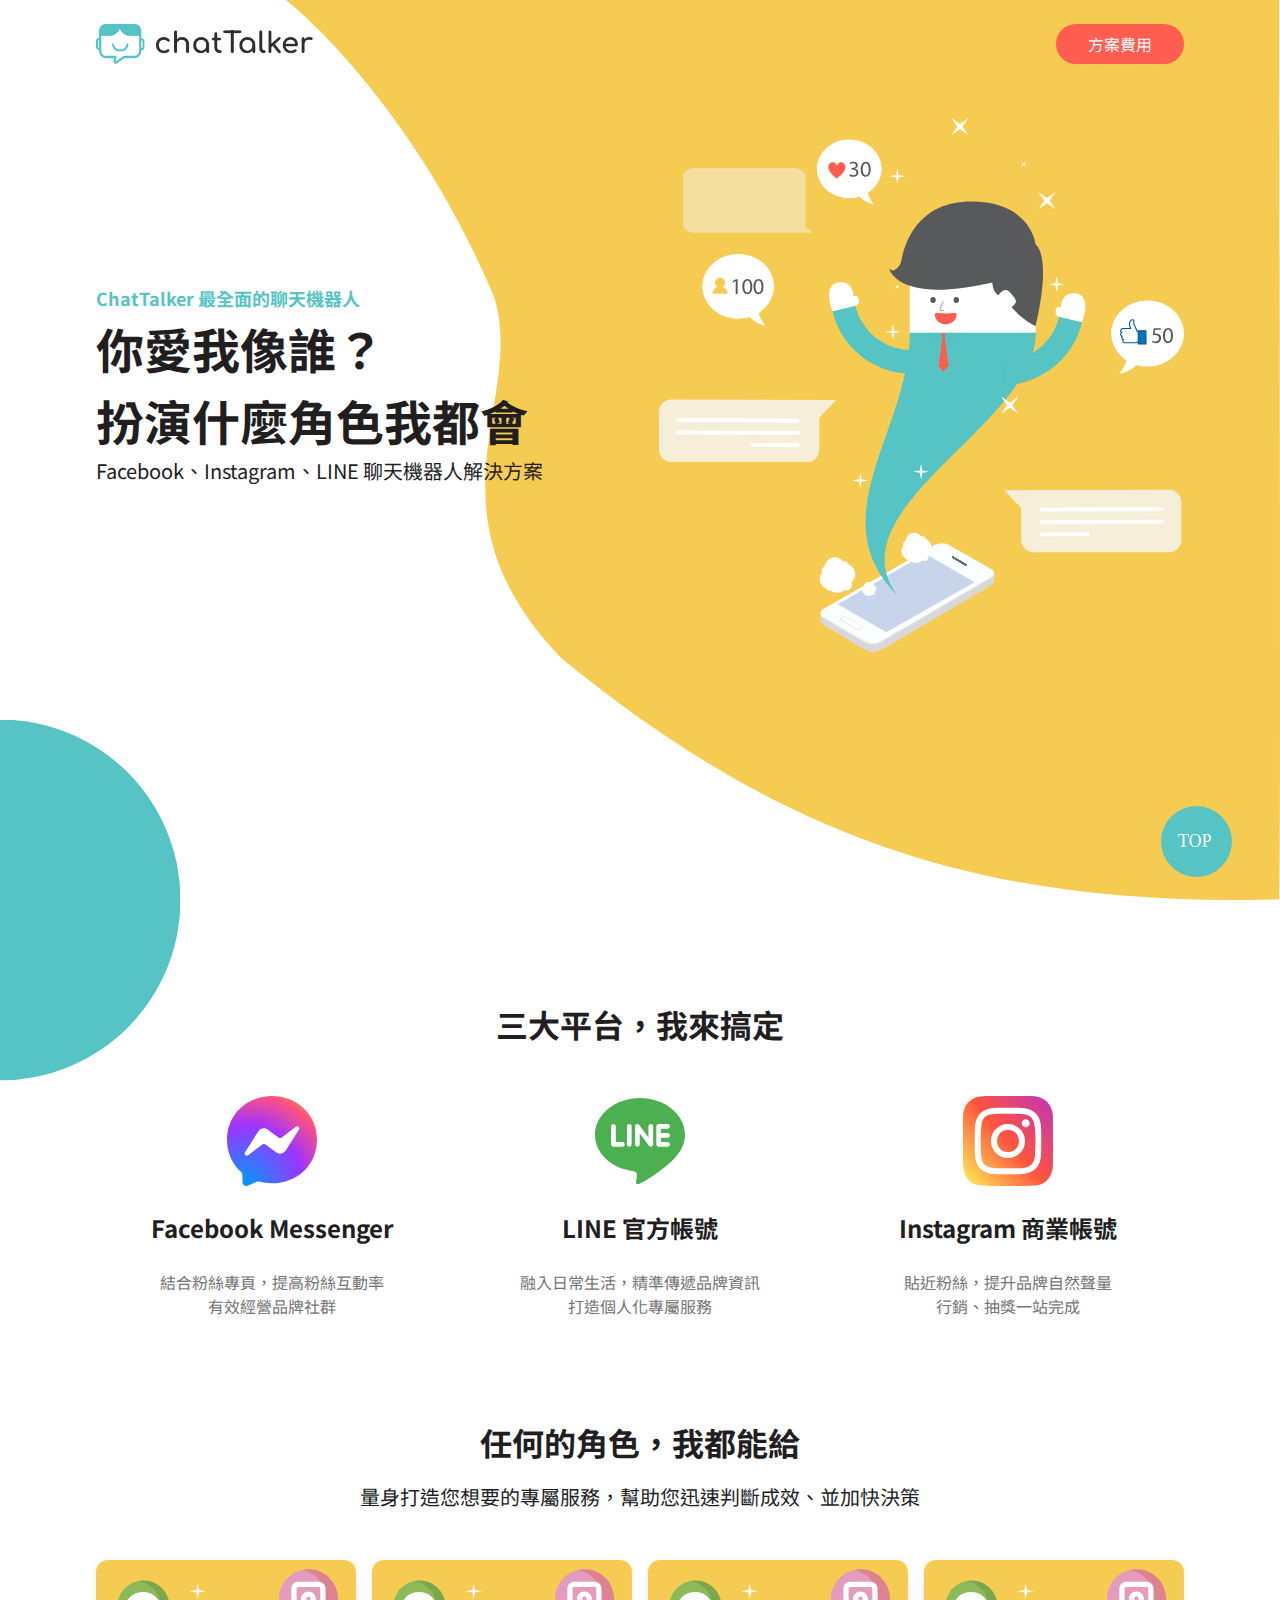
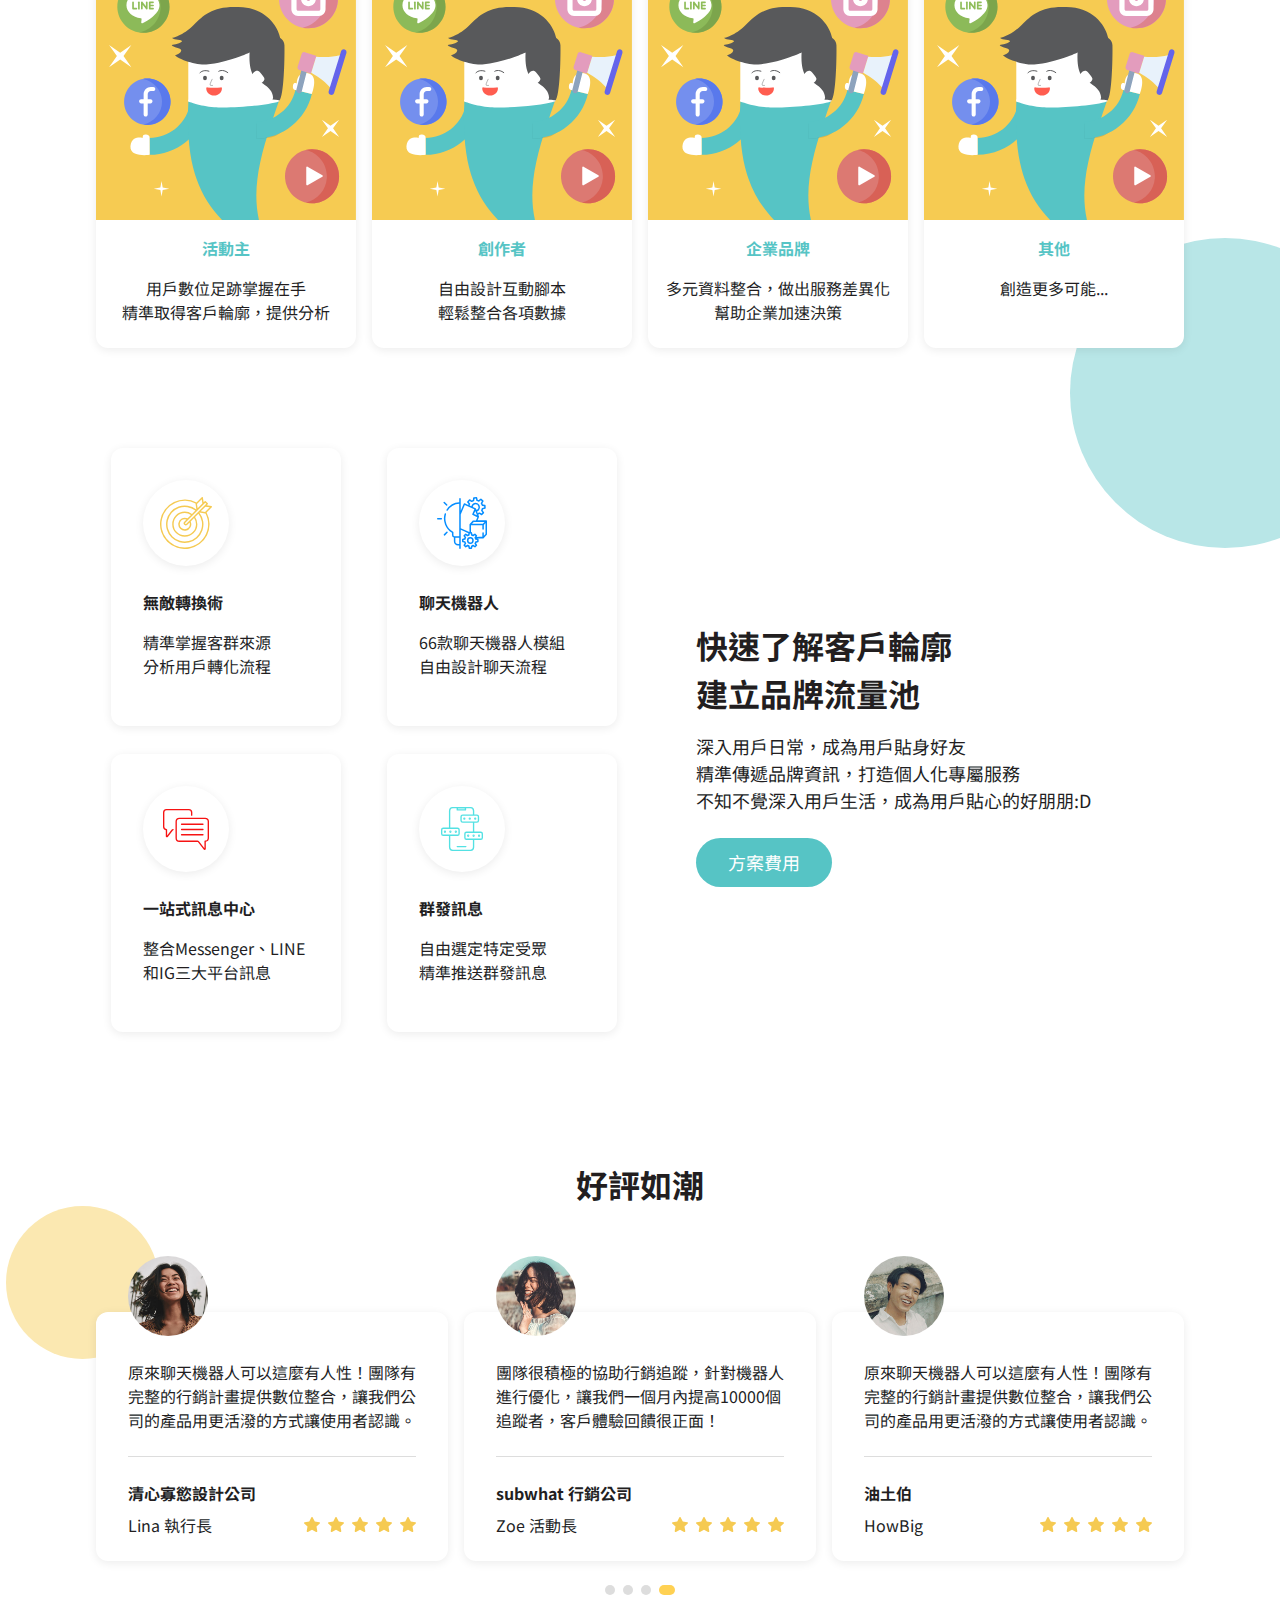
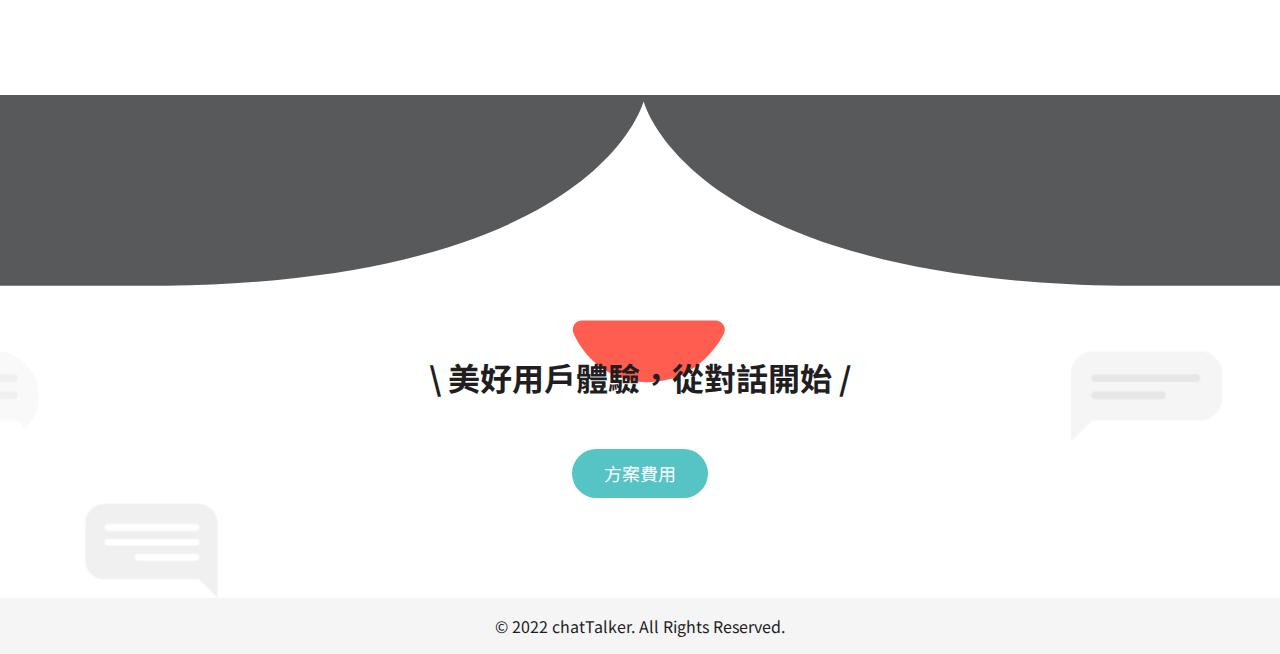
<file: index.html>
<!DOCTYPE html>
<html lang="zh_TW">
<head>
    <meta charset="UTF-8">
    <meta http-equiv="X-UA-Compatible" content="IE=edge">
    <meta name="viewport" content="width=device-width, initial-scale=1.0">
    <title>chatTalker AI 機器人</title>
    <link rel="stylesheet" href="css/all.css">
</head>
<body>
    <header class="relative h-screen mb-100 mb-md-60">
        <div class="header py-5 py-md-2">
            <div class="header-wrap container">
                <a class="logo" href="index.html"><img src="images/logo.png" alt="logo"></a>
                <a href="program.html" class="btn btn-red">方案費用</a>
            </div>
        </div>
        <div class="banner container">
            <div class="mb-md-6">
                <p class="fz-3 fz-md-2 text-primary font-bold">ChatTalker 最全面的聊天機器人</p>
                <h1 class="fz-7 fz-md-6 font-bold">你愛我像誰？<br>扮演什麼角色我都會</h1>
                <p class="fz-4 fz-md-2">Facebook、Instagram、LINE 聊天機器人解決方案</p>
            </div>
            <div class="relative">
                <img class="home" src="images/home.svg" alt="home">
                <img class="bg-home-sm absolute hidden block-md" src="images/bg_home_sm.svg" alt="bg_home_sm">
            </div>
        </div>
        <img class="bg_home absolute block hidden-md" src="images/bg_home.svg" alt="bg_home">
        <img class="bg-ball-blue absolute" src="images/ball01.svg" alt="ball">
    </header>
    <main>
        <section class="container mb-100 mb-md-60">
            <h2 class="fz-6 fz-md-5-5 font-bold text-center">三大平台，我來搞定</h2>
            <ul class="platform row mt-7">
                <li class="col-4 col-md-12">
                    <img class="platform-img mx-auto" src="images/messenger.svg" alt="messenger">
                    <h3 class="fz-5 mt-5 font-bold text-center">Facebook Messenger</h3>
                    <p class="mt-5 text-gray text-center">結合粉絲專頁，提高粉絲互動率<br>有效經營品牌社群</p>
                </li>
                <li class="col-4 col-md-12">
                    <img class="platform-img mx-auto" src="images/line.svg" alt="line">
                    <h3 class="fz-5 mt-5 font-bold text-center">LINE 官方帳號</h3>
                    <p class="mt-5 text-gray text-center">融入日常生活，精準傳遞品牌資訊<br>打造個人化專屬服務</p>
                </li>
                <li class="col-4 col-md-12">
                    <img class="platform-img mx-auto" src="images/instagram.svg" alt="instagram">
                    <h3 class="fz-5 mt-5 font-bold text-center">Instagram 商業帳號</h3>
                    <p class="mt-5 text-gray text-center">貼近粉絲，提升品牌自然聲量<br>行銷、抽獎一站完成</p>
                </li>
            </ul>
        </section>
        <section class=" mb-100 mb-md-60 relative">
            <div class="bg-ball-lightblue absolute"></div>
            <div class="container">
                <h2 class="fz-6 fz-md-5-5 text-center font-bold">任何的角色，我都能給</h2>
                <p class="fz-4 text-center mt-2">量身打造您想要的專屬服務，幫助您迅速判斷成效、並加快決策</p>
                <ul class="row role mt-7 mt-md-6 flex-nowrap flex-md-wrap">
                    <li class="role-wrap mx-1 mb-md-5 col-3 shadow rounded overflow-hidden">
                        <img src="images/ch01.svg" alt="role">
                        <div class="px-2 pb-5 text-center">
                            <h3 class="text-primary font-bold mt-2">活動主</h3>
                            <p class="mt-2">用戶數位足跡掌握在手<br>精準取得客戶輪廓，提供分析</p>
                        </div>
                    </li>
                    <li class="role-wrap mx-1 mb-md-5 col-3 shadow rounded overflow-hidden">
                        <img src="images/ch01.svg" alt="role">
                        <div class="px-2 pb-5 text-center">
                            <h3 class="text-primary font-bold mt-2">創作者</h3>
                            <p class="mt-2">自由設計互動腳本<br>輕鬆整合各項數據</p>
                        </div>
                    </li>
                    <li class="role-wrap mx-1 mb-md-5 col-3 shadow rounded overflow-hidden">
                        <img src="images/ch01.svg" alt="role">
                        <div class="px-2 pb-5 text-center">
                            <h3 class="text-primary font-bold mt-2">企業品牌</h3>
                            <p class="mt-2">多元資料整合，做出服務差異化<br>幫助企業加速決策</p>
                        </div>
                    </li>
                    <li class="role-wrap mx-1 mb-md-5 col-3 shadow rounded overflow-hidden">
                        <img src="images/ch01.svg" alt="role">
                        <div class="px-2 pb-5 text-center">
                            <h3 class="text-primary font-bold mt-2">其他</h3>
                            <p class="mt-2">創造更多可能...</p>
                        </div>
                    </li>
                </ul>
            </div>
        </section>
        <section class="container mb-100 mb-md-60">
            <div class="brand row column-md-reverse">
                <div class="col-6 col-md-12">
                    <ul class="brand-wrap row m-0 mt-md-6">
                        <li class="brand-card shadow rounded col-6 col-md-12 p-6 pb-7">
                            <div class="bg-circle shadow">
                                <img src="images/icon01.svg" alt="icon">
                            </div>
                            <h3 class="mt-5 font-bold">無敵轉換術</h3>
                            <p class="mt-2">精準掌握客群來源<br>分析用戶轉化流程</p>
                        </li>
                        <li class="brand-card shadow rounded col-6 col-md-12 p-6 pb-7">
                            <div class="bg-circle shadow">
                                <img src="images/icon02.svg" alt="icon">
                            </div>
                            <h3 class="mt-5 font-bold">聊天機器人</h3>
                            <p class="mt-2">66款聊天機器人模組<br>自由設計聊天流程</p>
                        </li>
                        <li class="brand-card shadow rounded col-6 col-md-12 p-6 pb-7">
                            <div class="bg-circle shadow">
                                <img src="images/icon03.svg" alt="icon">
                            </div>
                            <h3 class="mt-5 font-bold">一站式訊息中心</h3>
                            <p class="mt-2">整合Messenger、LINE<br>和IG三大平台訊息</p>
                        </li>
                        <li class="brand-card shadow rounded col-6 col-md-12 p-6 pb-7">
                            <div class="bg-circle shadow">
                                <img src="images/icon04.svg" alt="icon">
                            </div>
                            <h3 class="mt-5 font-bold">群發訊息</h3>
                            <p class="mt-2">自由選定特定受眾<br>精準推送群發訊息</p>
                        </li>
                    </ul>
                </div>
                <div class="brand-text col-6 col-md-12 pl-8 p-md-0 text-md-center">
                    <h2 class="fz-6 fz-md-5-5 font-bold">快速了解客戶輪廓<br>建立品牌流量池</h2>
                    <p class="fz-3 fz-md-2 mt-2">深入用戶日常，成為用戶貼身好友<br>精準傳遞品牌資訊，打造個人化專屬服務<br>不知不覺深入用戶生活，成為用戶貼心的好朋朋:D</p>
                    <a href="program.html" class="btn btn-blue mt-5">方案費用</a>
                </div>
            </div>
        </section>
        <section class="container mb-100 mb-md-60 relative">
            <img class="bg-ball-yellow absolute" src="images/ball03.svg" alt="ball">
            <h2 class="fz-6 fz-md-5-5 text-center font-bold">好評如潮</h2>
            <ul class="row mt-7 mt-md-6">
                <li class="col-4 col-md-12 px-1">
                    <div class="evaluation-card relative shadow rounded mt-8 px-6 pb-5 pt-7">
                        <img class="evaluation-img absolute" src="images/user01.jpg" alt="user">
                        <p>原來聊天機器人可以這麼有人性！團隊有完整的行銷計畫提供數位整合，讓我們公司的產品用更活潑的方式讓使用者認識。</p>
                        <hr class="evaluation-hr my-5">
                        <h3 class="font-bold">清心寡慾設計公司</h3>
                        <span class="mt-1">
                            <p>Lina 執行長</p>
                            <ul>
                                <li><img src="images/icon_star.svg" alt="star"></li>
                                <li><img src="images/icon_star.svg" alt="star"></li>
                                <li><img src="images/icon_star.svg" alt="star"></li>
                                <li><img src="images/icon_star.svg" alt="star"></li>
                                <li><img src="images/icon_star.svg" alt="star"></li>
                            </ul>
                        </span>
                    </div>
                </li>
                <li class="col-4 col-md-12 px-1">
                    <div class="evaluation-card relative shadow rounded mt-8 px-6 pb-5 pt-7">
                        <img class="evaluation-img absolute" src="images/user02.jpg" alt="user">
                        <p>團隊很積極的協助行銷追蹤，針對機器人進行優化，讓我們一個月內提高10000個追蹤者，客戶體驗回饋很正面！</p>
                        <hr class="evaluation-hr my-5">
                        <h3 class="font-bold">subwhat 行銷公司</h3>
                        <span class="mt-1">
                            <p>Zoe 活動長</p>
                            <ul>
                                <li><img src="images/icon_star.svg" alt="star"></li>
                                <li><img src="images/icon_star.svg" alt="star"></li>
                                <li><img src="images/icon_star.svg" alt="star"></li>
                                <li><img src="images/icon_star.svg" alt="star"></li>
                                <li><img src="images/icon_star.svg" alt="star"></li>
                            </ul>
                        </span>
                    </div>
                </li>
                <li class="col-4 col-md-12 px-1">
                    <div class="evaluation-card relative shadow rounded mt-8 px-6 pb-5 pt-7">
                        <img class="evaluation-img absolute" src="images/user03.jpg" alt="user">
                        <p>原來聊天機器人可以這麼有人性！團隊有完整的行銷計畫提供數位整合，讓我們公司的產品用更活潑的方式讓使用者認識。</p>
                        <hr class="evaluation-hr my-5">
                        <h3 class="font-bold">油土伯</h3>
                        <span class="mt-1">
                            <p>HowBig</p>
                            <ul>
                                <li><img src="images/icon_star.svg" alt="star"></li>
                                <li><img src="images/icon_star.svg" alt="star"></li>
                                <li><img src="images/icon_star.svg" alt="star"></li>
                                <li><img src="images/icon_star.svg" alt="star"></li>
                                <li><img src="images/icon_star.svg" alt="star"></li>
                            </ul>
                        </span>
                    </div>
                </li>
            </ul>
            <ul class="pagination mt-5">
                <li class="point"></li>
                <li class="point"></li>
                <li class="point"></li>
                <li class="point active"></li>
            </ul>
        </section>
    </main>
    <footer>
        <div class="footer-plan">
            <h3 class="footer-plan-title">\ 美好用戶體驗，從對話開始 /</h3>
            <a href="program.html" class="btn btn-blue mb-100 mb-md-60 mt-7 mt-md-5">方案費用</a>
        </div>
        <div class="footer">
            <div class="container">
                <p class="text-center py-2">© 2022 chatTalker. All Rights Reserved.</p>
            </div>
        </div>
    </footer>
    <a href="#"><img class="toTop" src="images/top.svg" alt="toTop"></a>
</body>
</html>
</file>
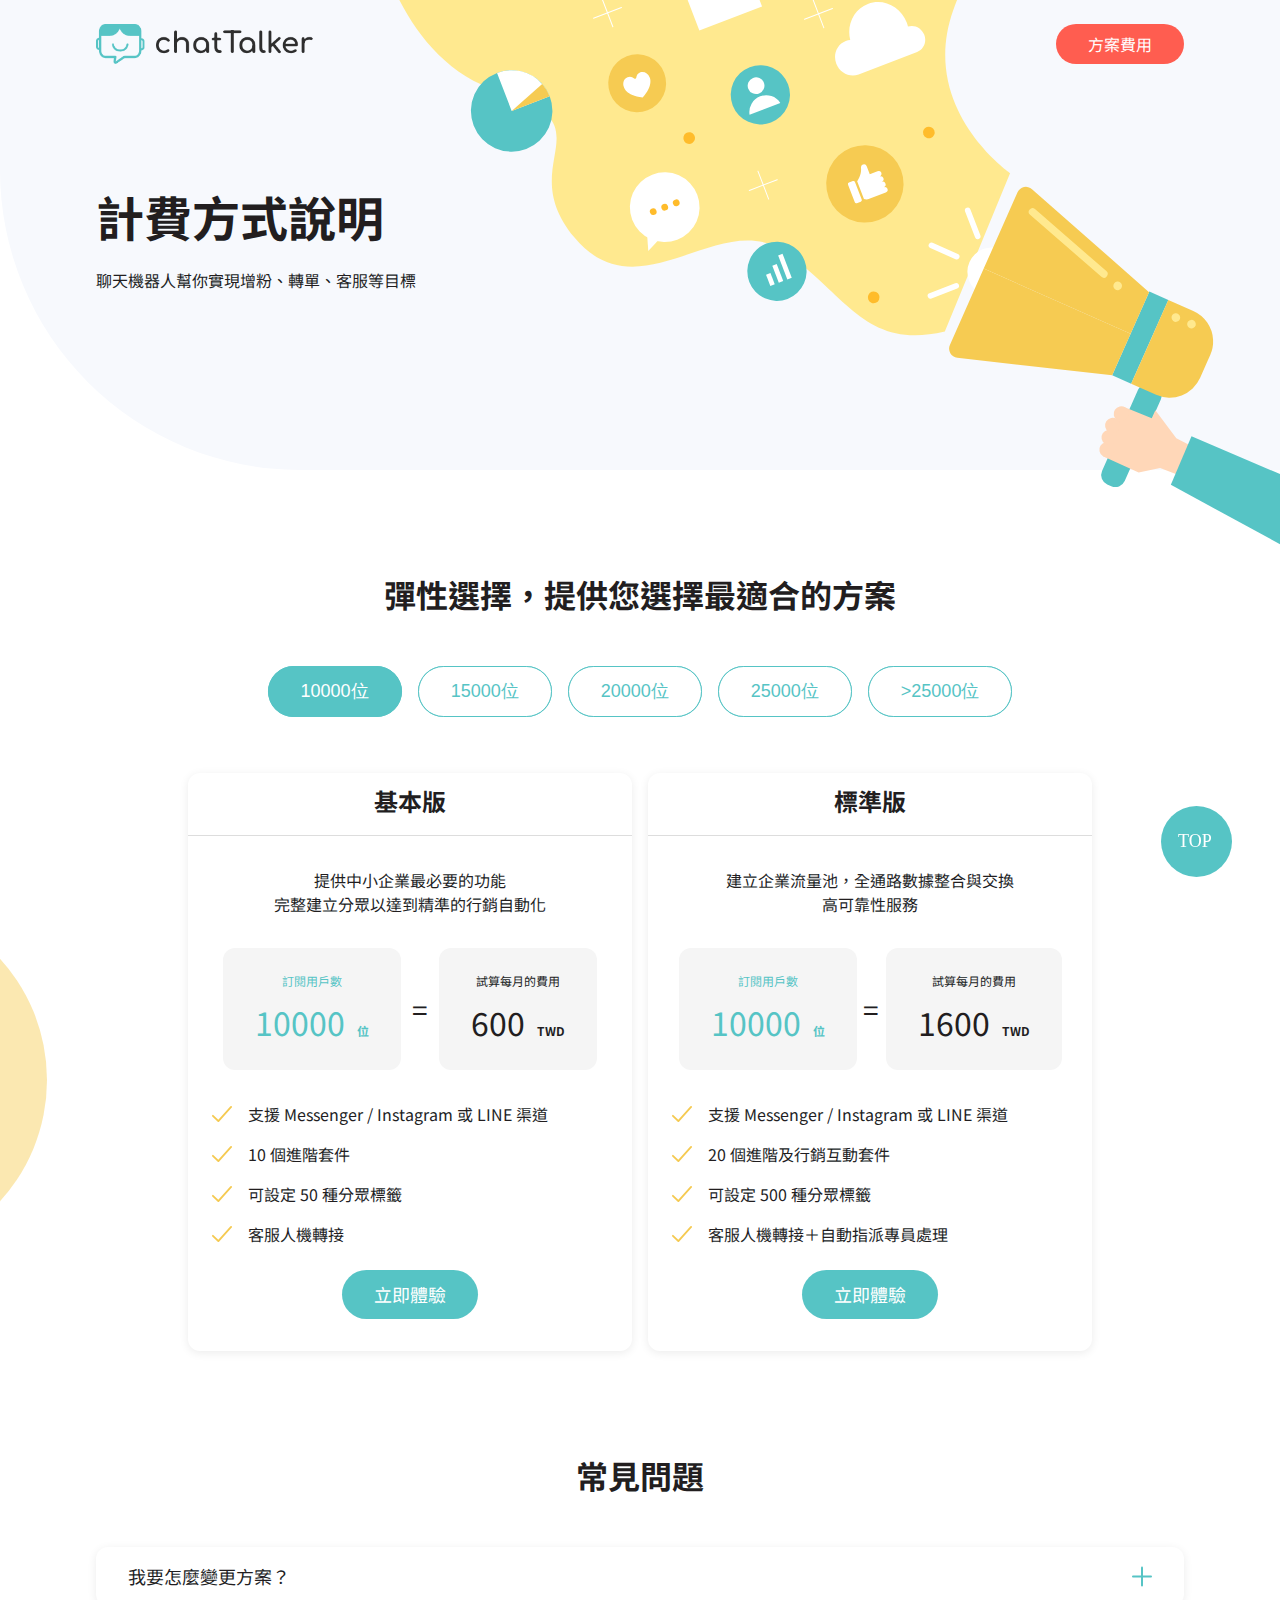
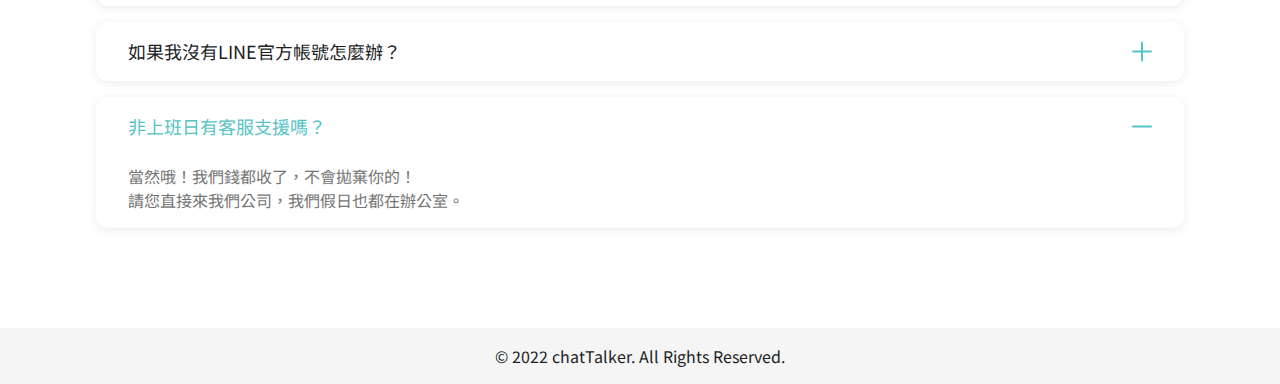
<file: program.html>
<!DOCTYPE html>
<html lang="en">
<head>
    <meta charset="UTF-8">
    <meta http-equiv="X-UA-Compatible" content="IE=edge">
    <meta name="viewport" content="width=device-width, initial-scale=1.0">
    <title>chatTalker AI 機器人 - 方案費用</title>
    <link rel="stylesheet" href="css/all.css">
</head>
<body>
    <header class="program-header relative mb-100 mb-md-60">
        <div class="header py-5 py-md-2">
            <div class="header-wrap container">
                <a class="logo" href="index.html"><img src="images/logo.png" alt="logo"></a>
                <a href="program.html" class="btn btn-red">方案費用</a>
            </div>
        </div>
        <div class="program-banner block hidden-md"></div>
        <div class="program-banner-sm hidden block-md"></div>
        <div class="program-text container">
            <h1 class="fz-7 fz-md-6 font-bold">計費方式說明</h1>
            <p class="mt-2">聊天機器人幫你實現增粉、轉單、客服等目標</p>
        </div>
    </header>
    <main>
        <section class="container mb-100 mb-md-60">
            <div class="program-ball"></div>
            <h2 class="text-center font-bold fz-6 fz-md-5-5">彈性選擇，提供您選擇最適合的方案</h2>
            <ul class="people-count mt-7 mt-md-5">
                <li><button class="btn btn-blue" type="button">10000位</button></li>
                <li><button class="btn btn-outline-blue" type="button">15000位</button></li>
                <li><button class="btn btn-outline-blue" type="button">20000位</button></li>
                <li><button class="btn btn-outline-blue" type="button">25000位</button></li>
                <li><button class="btn btn-outline-blue" type="button">>25000位</button></li>
            </ul>
            <div class="row justify-center mt-8 relative">
                <div class="col-5 col-md-12 px-1">
                    <div class="program-card shadow rounded">
                        <h3 class="program-card-title fz-5 font-bold text-center border-b">基本版</h3>
                        <div class="program-card-body px-5 py-6">
                            <p class="text-center">提供中小企業最必要的功能<br>完整建立分眾以達到精準的行銷自動化</p>
                            <div class="calculate pt-6">
                                <div class="calculate-wrap rounded">
                                    <p class="user text-center text-primary">訂閱用戶數</p>
                                    <p class="text-nowrap">
                                        <span class="text-primary">10000</span>
                                        <sub class="ml-1 text-primary font-bold">位</sub>
                                    </p>
                                </div>
                                <span class="fz-5-5">=</span>
                                <div class="calculate-wrap rounded">
                                    <p class="user text-center">試算每月的費用</p>
                                    <p class="text-nowrap">
                                        <span>600</span>
                                        <sub class="ml-1 font-bold">TWD</sub>
                                    </p>
                                </div>
                            </div>
                            <div class="mb-6 mb-md-5">
                                <ul class="program-info mt-6">
                                    <li>
                                        <img src="images/icon_check.svg" alt="check">
                                        <p class="ml-2">支援 Messenger / Instagram 或 LINE 渠道</p>
                                    </li>
                                    <li>
                                        <img src="images/icon_check.svg" alt="check">
                                        <p class="ml-2">10 個進階套件</p>
                                    </li>
                                    <li>
                                        <img src="images/icon_check.svg" alt="check">
                                        <p class="ml-2">可設定 50 種分眾標籤</p>
                                    </li>
                                    <li>
                                        <img src="images/icon_check.svg" alt="check">
                                        <p class="ml-2">客服人機轉接</p>
                                    </li>
                                </ul>
                            </div>
                            <a href="#" class="btn btn-blue max-w-min-content mx-auto">立即體驗</a>
                        </div>
                    </div>
                </div>
                <div class="col-5 col-md-12 px-1 mt-md-5">
                    <div class="shadow rounded">
                        <h3 class="program-card-title fz-5 font-bold text-center border-b">標準版</h3>
                        <div class="program-card-body px-5 py-6">
                            <p class="text-center">建立企業流量池，全通路數據整合與交換<br>高可靠性服務</p>
                            <div class="calculate pt-6">
                                <div class="calculate-wrap rounded">
                                    <p class="user text-center text-primary">訂閱用戶數</p>
                                    <p class="text-nowrap">
                                        <span class="text-primary">10000</span>
                                        <sub class="ml-1 text-primary font-bold">位</sub>
                                    </p>
                                </div>
                                <span class="fz-5-5">=</span>
                                <div class="calculate-wrap rounded">
                                    <p class="user text-center">試算每月的費用</p>
                                    <p class="text-nowrap">
                                        <span>1600</span>
                                        <sub class="ml-1 font-bold">TWD</sub>
                                    </p>
                                </div>
                            </div>
                            <div class="mb-6 mb-md-5">
                                <ul class="program-info mt-6">
                                    <li>
                                        <img src="images/icon_check.svg" alt="check">
                                        <p class="ml-2">支援 Messenger / Instagram 或 LINE 渠道</p>
                                    </li>
                                    <li>
                                        <img src="images/icon_check.svg" alt="check">
                                        <p class="ml-2">20 個進階及行銷互動套件</p>
                                    </li>
                                    <li>
                                        <img src="images/icon_check.svg" alt="check">
                                        <p class="ml-2">可設定 500 種分眾標籤</p>
                                    </li>
                                    <li>
                                        <img src="images/icon_check.svg" alt="check">
                                        <p class="ml-2">客服人機轉接＋自動指派專員處理</p>
                                    </li>
                                </ul>
                            </div>
                            <a href="#" class="btn btn-blue max-w-min-content mx-auto">立即體驗</a>
                        </div>
                    </div>
                </div>
            </div>
        </section>
        <section class="container mb-100 mb-md-60">
            <h2 class="text-center font-bold fz-6 fz-md-5-5">常見問題</h2>
            <div class="mt-7">
                <div class="shadow rounded px-6 py-2 mb-2">
                    <div class="question-wrap">
                        <h3 class="fz-3">我要怎麼變更方案？</h3>
                        <img src="images/icon_plus.svg" alt="icon plus">
                    </div>
                </div>
                <div class="shadow rounded px-6 py-2 mb-2">
                    <div class="question-wrap">
                        <h3 class="fz-3">如果我沒有LINE官方帳號怎麼辦？</h3>
                        <img src="images/icon_plus.svg" alt="icon plus">
                    </div>
                </div>
                <div class="shadow rounded px-6 py-2">
                    <div class="question-wrap">
                        <h3 class="fz-3 text-primary">非上班日有客服支援嗎？</h3>
                        <img src="images/icon_minus.svg" alt="icon minus">
                    </div>
                    <p class="answer mt-5">當然哦！我們錢都收了，不會拋棄你的！<br>請您直接來我們公司，我們假日也都在辦公室。</p>
                </div>
            </div>
        </section>
    </main>
    <footer>
        <div class="footer">
            <div class="container">
                <p class="text-center py-2">© 2022 chatTalker. All Rights Reserved.</p>
            </div>
        </div>
    </footer>
    <a href="#"><img class="toTop" src="images/top.svg" alt="toTop"></a>
</body>
</html>
</file>
<file: css/all.css>
/* http://meyerweb.com/eric/tools/css/reset/ 
   v2.0 | 20110126
   License: none (public domain)
*/
@import url("https://fonts.googleapis.com/css2?family=Noto+Sans+TC:wght@100;300;400;500;700&display=swap");
html, body, div, span, applet, object, iframe,
h1, h2, h3, h4, h5, h6, p, blockquote, pre,
a, abbr, acronym, address, big, cite, code,
del, dfn, em, img, ins, kbd, q, s, samp,
small, strike, strong, sub, sup, tt, var,
b, u, i, center,
dl, dt, dd, ol, ul, li,
fieldset, form, label, legend,
table, caption, tbody, tfoot, thead, tr, th, td,
article, aside, canvas, details, embed,
figure, figcaption, footer, header, hgroup,
menu, nav, output, ruby, section, summary,
time, mark, audio, video {
  margin: 0;
  padding: 0;
  border: 0;
  font-size: 100%;
  font: inherit;
  vertical-align: baseline;
}

/* HTML5 display-role reset for older browsers */
article, aside, details, figcaption, figure,
footer, header, hgroup, menu, nav, section {
  display: block;
}

body {
  line-height: 1;
}

ol, ul {
  list-style: none;
}

blockquote, q {
  quotes: none;
}

blockquote:before, blockquote:after,
q:before, q:after {
  content: '';
  content: none;
}

table {
  border-collapse: collapse;
  border-spacing: 0;
}

*, *::before, *::after {
  -webkit-box-sizing: border-box;
          box-sizing: border-box;
}

body {
  color: #221E1F;
  line-height: 1.5;
  font-family: 'Noto Sans TC', sans-serif;
}

a {
  text-decoration: none;
}

img {
  display: block;
  max-width: 100%;
  height: auto;
}

.container {
  max-width: 1128px;
  padding-left: 20px;
  padding-right: 20px;
  margin: 0 auto;
}

.row {
  display: -webkit-box;
  display: -ms-flexbox;
  display: flex;
  -ms-flex-wrap: wrap;
      flex-wrap: wrap;
  margin-left: -8px;
  margin-right: -8px;
}

.col-3 {
  width: 25%;
}

.col-4 {
  width: 33.33333333%;
}

.col-5 {
  width: 41.66666667%;
}

.col-6 {
  width: 50%;
}

.col-10 {
  width: 83.33333333%;
}

.col-12 {
  width: 100%;
}

@media (max-width: 767px) {
  .col-md-12 {
    width: 100%;
  }
}

.block {
  display: block;
}

.hidden {
  display: none;
}

.relative {
  position: relative;
}

.absolute {
  position: absolute;
}

.h-screen {
  height: 100vh;
}

.text-center {
  text-align: center;
}

.font-bold {
  font-weight: bold;
}

.text-primary {
  color: #56C4C5;
}

.text-gray {
  color: #747474;
}

.shadow {
  -webkit-box-shadow: 0px 2px 10px rgba(0, 0, 0, 0.08);
          box-shadow: 0px 2px 10px rgba(0, 0, 0, 0.08);
}

.rounded {
  border-radius: 12px;
}

.overflow-hidden {
  overflow: hidden;
}

.flex-nowrap {
  -ms-flex-wrap: nowrap;
      flex-wrap: nowrap;
}

.max-w-min-content {
  max-width: -webkit-min-content;
  max-width: -moz-min-content;
  max-width: min-content;
}

.justify-center {
  -webkit-box-pack: center;
      -ms-flex-pack: center;
          justify-content: center;
}

.border-b {
  border-bottom: 1px solid #ddd;
}

.text-nowrap {
  white-space: nowrap;
}

/* Spacing
    1:8px     .5    rem
    2:16px    1     rem
    3:18px    1.125 rem
    4:20px    1.25  rem
    5:24px    1.5   rem
    5-5:28px  1.75  rem
    6:32px    2     rem
    7:48px    3     rem
    8:56px    3.5   rem
*/
.fz-2 {
  font-size: 16px;
}

.fz-3 {
  font-size: 18px;
}

.fz-4 {
  font-size: 20px;
}

.fz-5 {
  font-size: 24px;
}

.fz-5-5 {
  font-size: 28px;
}

.fz-6 {
  font-size: 32px;
}

.fz-7 {
  font-size: 48px;
}

.p-6 {
  padding: 32px;
}

.pb-5 {
  padding-bottom: 24px;
}

.pb-7 {
  padding-bottom: 48px;
}

.pt-6 {
  padding-top: 32px;
}

.pt-7 {
  padding-top: 48px;
}

.pl-8 {
  padding-left: 56px;
}

.px-1 {
  padding-left: 8px;
  padding-right: 8px;
}

.px-2 {
  padding-left: 16px;
  padding-right: 16px;
}

.px-5 {
  padding-left: 24px;
  padding-right: 24px;
}

.px-6 {
  padding-left: 32px;
  padding-right: 32px;
}

.py-2 {
  padding-top: 16px;
  padding-bottom: 16px;
}

.py-5 {
  padding-top: 24px;
  padding-bottom: 24px;
}

.py-6 {
  padding-top: 32px;
  padding-bottom: 32px;
}

.m-0 {
  margin: 0;
}

.ml-1 {
  margin-left: 8px;
}

.ml-2 {
  margin-left: 16px;
}

.mr-1 {
  margin-right: 8px;
}

.mt-1 {
  margin-top: 8px;
}

.mt-2 {
  margin-top: 16px;
}

.mt-5 {
  margin-top: 24px;
}

.mt-6 {
  margin-top: 32px;
}

.mt-7 {
  margin-top: 48px;
}

.mt-8 {
  margin-top: 56px;
}

.mb-2 {
  margin-bottom: 16px;
}

.mb-6 {
  margin-bottom: 24px;
}

.mb-100 {
  margin-bottom: 100px;
}

.mx-1 {
  margin-left: 8px;
  margin-right: 8px;
}

.mx-auto {
  margin-left: auto;
  margin-right: auto;
}

.my-5 {
  margin-top: 24px;
  margin-bottom: 24px;
}

.my-auto {
  margin-top: auto;
  margin-bottom: auto;
}

@media (max-width: 767px) {
  .block-md {
    display: block;
  }
  .hidden-md {
    display: none;
  }
  .column-md {
    -webkit-box-orient: vertical;
    -webkit-box-direction: normal;
        -ms-flex-direction: column;
            flex-direction: column;
  }
  .column-md-reverse {
    -webkit-box-orient: vertical;
    -webkit-box-direction: reverse;
        -ms-flex-direction: column-reverse;
            flex-direction: column-reverse;
  }
  .flex-md-wrap {
    -ms-flex-wrap: wrap;
        flex-wrap: wrap;
  }
  .text-md-center {
    text-align: center;
  }
  .mb-md-5 {
    margin-bottom: 24px;
  }
  .mb-md-6 {
    margin-bottom: 32px;
  }
  .mb-md-60 {
    margin-bottom: 60px;
  }
  .mt-md-5 {
    margin-top: 24px;
  }
  .mt-md-6 {
    margin-top: 32px;
  }
  .p-md-0 {
    padding: 0;
  }
  .py-md-2 {
    padding-top: 16px;
    padding-bottom: 16px;
  }
  .fz-md-2 {
    font-size: 16px;
  }
  .fz-md-5-5 {
    font-size: 28px;
  }
  .fz-md-6 {
    font-size: 32px;
  }
}

.toTop {
  position: fixed;
  right: 48px;
  bottom: 23px;
}

header .bg_home {
  top: 0;
  right: 0;
  z-index: -99;
  -o-object-fit: cover;
     object-fit: cover;
  height: 100%;
}

header .bg-home-sm {
  left: 50%;
  bottom: 0;
  -webkit-transform: translateX(-50%);
          transform: translateX(-50%);
  z-index: -99;
}

header .header-wrap {
  display: -webkit-box;
  display: -ms-flexbox;
  display: flex;
  -webkit-box-pack: justify;
      -ms-flex-pack: justify;
          justify-content: space-between;
  -webkit-box-align: center;
      -ms-flex-align: center;
          align-items: center;
}

header .header-wrap .logo img {
  max-height: 40px;
}

header .banner {
  display: -webkit-box;
  display: -ms-flexbox;
  display: flex;
  -webkit-box-pack: justify;
      -ms-flex-pack: justify;
          justify-content: space-between;
  -webkit-box-align: center;
      -ms-flex-align: center;
          align-items: center;
  margin-top: 30px;
}

header .banner .home {
  height: 534px;
  z-index: 10;
}

.platform {
  -webkit-box-pack: justify;
      -ms-flex-pack: justify;
          justify-content: space-between;
}

.platform-img {
  max-width: 90px;
  max-height: 90px;
}

.brand-text {
  display: -webkit-box;
  display: -ms-flexbox;
  display: flex;
  -webkit-box-orient: vertical;
  -webkit-box-direction: normal;
      -ms-flex-direction: column;
          flex-direction: column;
  -webkit-box-align: start;
      -ms-flex-align: start;
          align-items: flex-start;
}

.brand {
  -webkit-box-align: center;
      -ms-flex-align: center;
          align-items: center;
}

.brand-wrap {
  -ms-flex-pack: distribute;
      justify-content: space-around;
}

.brand-card {
  max-width: 230px;
  margin-bottom: 28px;
}

.evaluation-img {
  max-width: 80px;
  max-height: 80px;
  border-radius: 50%;
  margin-top: calc(-80px - 24px);
}

.evaluation-card {
  background: #fff;
}

.evaluation-card span {
  display: -webkit-box;
  display: -ms-flexbox;
  display: flex;
  -webkit-box-pack: justify;
      -ms-flex-pack: justify;
          justify-content: space-between;
}

.evaluation-card span ul {
  display: -webkit-box;
  display: -ms-flexbox;
  display: flex;
  -webkit-box-align: center;
      -ms-flex-align: center;
          align-items: center;
}

.evaluation-card span ul li {
  width: 16px;
  height: 16px;
}

.evaluation-card span ul li:not(:first-child) {
  margin-left: 8px;
}

.evaluation-hr {
  border: 0;
  height: 1px;
  background: #DDDDDD;
}

.role {
  -webkit-box-pack: center;
      -ms-flex-pack: center;
          justify-content: center;
}

.role-wrap {
  width: 260px;
  background: #fff;
}

.bg-ball-blue {
  bottom: 0;
  -webkit-transform: translate(-50%, 50%);
          transform: translate(-50%, 50%);
  z-index: -99;
}

.bg-ball-lightblue {
  background-image: url(../images/ball02.svg);
  background-size: cover;
  width: 210px;
  height: 310px;
  right: 0;
  bottom: -200px;
  z-index: -1;
}

.bg-ball-yellow {
  top: 46px;
  left: -70px;
}

.pagination {
  display: -webkit-box;
  display: -ms-flexbox;
  display: flex;
  -webkit-box-pack: center;
      -ms-flex-pack: center;
          justify-content: center;
}

.pagination .point {
  border-radius: 9999px;
  width: 10px;
  height: 10px;
  background: #DDDDDD;
}

.pagination .point.active {
  width: 16px;
  background: #FFD153;
}

.pagination .point:not(:first-child) {
  margin-left: 8px;
}

.bg-circle {
  width: 86px;
  height: 86px;
  border-radius: 50%;
  display: -webkit-box;
  display: -ms-flexbox;
  display: flex;
  -webkit-box-pack: center;
      -ms-flex-pack: center;
          justify-content: center;
  -webkit-box-align: center;
      -ms-flex-align: center;
          align-items: center;
}

.btn {
  display: block;
  font-size: 16px;
  border-radius: 9999px;
  white-space: nowrap;
  color: #fff;
}

.btn-red {
  background: #FF5D50;
  padding: 8px 32px;
}

.btn-blue {
  background: #56C4C5;
  padding: 12px 32px;
  font-size: 18px;
  line-height: 25px;
}

.btn-outline-blue {
  color: #56C4C5;
  background: #fff;
  padding: 12px 32px;
  font-size: 18px;
  line-height: 25px;
}

.footer-plan {
  background-image: url(../images/home_footer.svg);
  background-repeat: no-repeat;
  background-position: center;
  background-size: cover;
  height: 503px;
  display: -webkit-box;
  display: -ms-flexbox;
  display: flex;
  -webkit-box-orient: vertical;
  -webkit-box-direction: normal;
      -ms-flex-direction: column;
          flex-direction: column;
  -webkit-box-pack: end;
      -ms-flex-pack: end;
          justify-content: end;
  -webkit-box-align: center;
      -ms-flex-align: center;
          align-items: center;
}

.footer-plan-title {
  font-size: 32px;
  font-weight: bold;
}

.footer {
  background: #F5F5F5;
}

.program-header {
  height: 470px;
  border-radius: 0px 0px 0px 300px;
  background: #F7F9FD;
  z-index: 10;
}

.program-banner {
  position: absolute;
  top: 0;
  right: 0;
  z-index: -1;
  background-image: url(../images/banner.svg);
  background-position: top right;
  background-size: contain;
  background-repeat: no-repeat;
  width: 100%;
  height: 546px;
}

.program-banner-sm {
  position: absolute;
  z-index: -1;
  background-image: url(../images/banner_sm.svg);
  background-size: contain;
  background-repeat: no-repeat;
  width: 100%;
  height: 100%;
}

.program-text {
  padding-top: 92px;
}

.people-count {
  display: -webkit-box;
  display: -ms-flexbox;
  display: flex;
  -webkit-box-pack: center;
      -ms-flex-pack: center;
          justify-content: center;
  overflow-x: auto;
  white-space: nowrap;
}

.people-count li {
  border-radius: 9999px;
  background: #56C4C5;
}

.people-count li:not(:first-child) {
  margin-left: 16px;
}

.people-count li button {
  border: 1px solid #56C4C5;
  cursor: pointer;
}

.program-card {
  background: #fff;
}

.program-card-title {
  padding: 10px 0 16px;
}

.calculate {
  display: -webkit-box;
  display: -ms-flexbox;
  display: flex;
  -webkit-box-pack: space-evenly;
      -ms-flex-pack: space-evenly;
          justify-content: space-evenly;
  -webkit-box-align: center;
      -ms-flex-align: center;
          align-items: center;
}

.calculate-wrap {
  background: #F5F5F5;
  padding: 24px 32px;
}

.calculate-wrap .user {
  font-size: 12px;
  margin-bottom: 8px;
}

.calculate-wrap span {
  font-size: 32px;
}

.calculate-wrap sub {
  font-size: 12px;
}

.program-info li {
  display: -webkit-box;
  display: -ms-flexbox;
  display: flex;
}

.program-info li:not(:first-child) {
  margin-top: 16px;
}

.question-wrap {
  display: -webkit-box;
  display: -ms-flexbox;
  display: flex;
  -webkit-box-pack: justify;
      -ms-flex-pack: justify;
          justify-content: space-between;
}

.answer {
  color: #747474;
}

.program-ball {
  position: absolute;
  background-image: url(../images/ball03.svg);
  background-size: cover;
  background-repeat: no-repeat;
  width: 94px;
  height: 360px;
  top: 100%;
  left: 0;
  -webkit-transform: translateX(-50%) rotate(180deg);
          transform: translateX(-50%) rotate(180deg);
}

@media (max-width: 767px) {
  .calculate-wrap {
    padding: 16px 24px;
  }
  .people-count {
    -webkit-box-pack: start;
        -ms-flex-pack: start;
            justify-content: start;
  }
  .program-header {
    height: 495px;
    border-radius: 0px 0px 0px 150px;
  }
  .program-text {
    padding-top: 48px;
  }
  .bg-ball-blue {
    height: 126px;
    bottom: -140px;
  }
  .bg-ball-lightblue {
    width: 88px;
    height: 135px;
    bottom: -10px;
  }
  .banner {
    -webkit-box-orient: vertical;
    -webkit-box-direction: normal;
        -ms-flex-direction: column;
            flex-direction: column;
  }
  .brand-text {
    -webkit-box-align: center;
        -ms-flex-align: center;
            align-items: center;
  }
  .brand-text h2 {
    font-size: 28px;
  }
  .brand-card {
    margin-bottom: 24px;
  }
  .footer-plan {
    background-image: url(../images/footer_sm.svg);
  }
  .footer-plan-title {
    font-size: 24px;
  }
  header .header-wrap .logo img {
    max-height: 24px;
  }
  header .header {
    border-bottom: 2px solid #FFD153;
  }
}
/*# sourceMappingURL=all.css.map */
</file>
